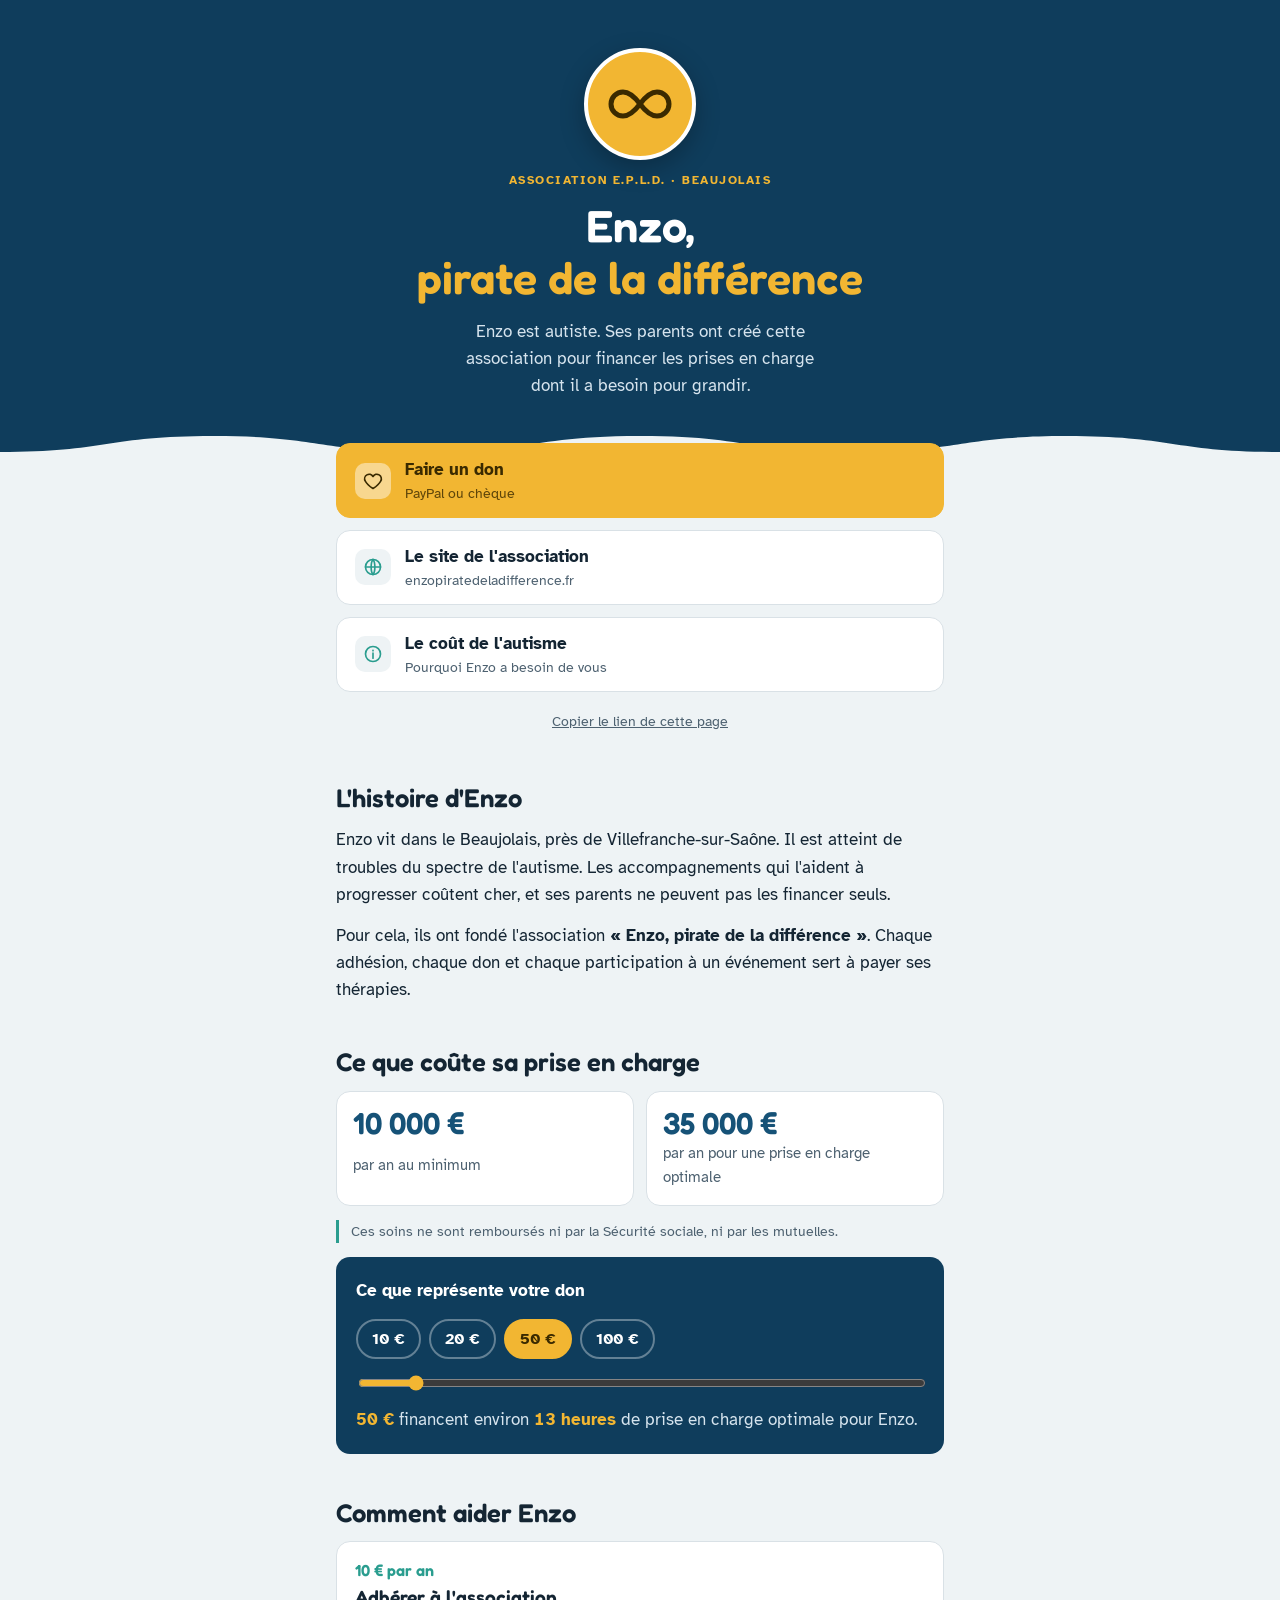
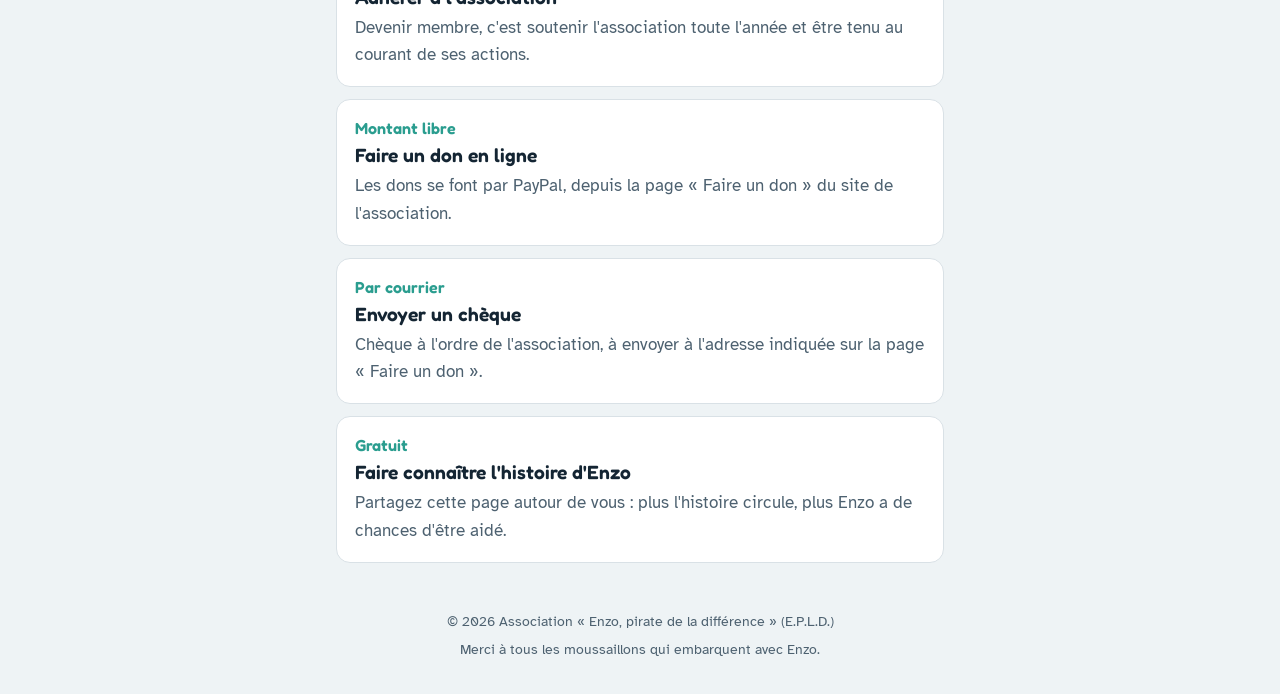
<file: enzo-site/index.html>
<!doctype html>
<html lang="fr">
<head>
<meta charset="utf-8">
<meta name="viewport" content="width=device-width, initial-scale=1, viewport-fit=cover">
<title>Enzo, pirate de la différence</title>
<meta name="claude:viewport-fit-sides" content="cover">
<meta name="description" content="Association Enzo, pirate de la différence (E.P.L.D.) : aider Enzo, enfant autiste du Beaujolais, à financer ses prises en charge.">
<link rel="preconnect" href="https://fonts.googleapis.com">
<link rel="preconnect" href="https://fonts.gstatic.com" crossorigin>
<link rel="stylesheet" href="https://fonts.googleapis.com/css2?family=Fredoka:wght@500;600;700&family=Atkinson+Hyperlegible:ital,wght@0,400;0,700;1,400&display=swap">
<style>
/* Layout : une colonne étroite façon « carte au trésor » — liens d'abord (comme le Linktree), puis l'histoire, le coût, et comment aider. */
:root {
  --sea: #0f3d5c;        /* bleu marine du large */
  --sea-2: #165277;
  --sail: #f7f4ee;       /* voile */
  --ink: #142533;
  --muted: #4d6170;
  --gold: #f2b632;       /* pièce d'or */
  --gold-ink: #3a2a00;
  --wave: #2a9d8f;       /* écume */
  --line: #d9e1e6;
  --card: #ffffff;
  --bg: #eef3f5;
  --font-display: "Fredoka", "Trebuchet MS", system-ui, sans-serif;
  --font-body: "Atkinson Hyperlegible", "Segoe UI", system-ui, sans-serif;
  --r: 14px;
}
@media (prefers-color-scheme: dark) {
  :root:not([data-theme="light"]) {
    --sea: #0a2a40; --sea-2: #0f3a58; --sail: #e9eef1; --ink: #e6edf2; --muted: #a3b4c0;
    --gold: #f5c04e; --gold-ink: #2b1f00; --wave: #48c1b2; --line: #26394a; --card: #11202d; --bg: #0b1823;
    color-scheme: dark;
  }
}
:root[data-theme="dark"] {
  --sea: #0a2a40; --sea-2: #0f3a58; --sail: #e9eef1; --ink: #e6edf2; --muted: #a3b4c0;
  --gold: #f5c04e; --gold-ink: #2b1f00; --wave: #48c1b2; --line: #26394a; --card: #11202d; --bg: #0b1823;
  color-scheme: dark;
}
* { box-sizing: border-box; }
html { scroll-behavior: smooth; }
@media (prefers-reduced-motion: reduce) { html { scroll-behavior: auto; } * { transition: none !important; animation: none !important; } }
body {
  margin: 0; background: var(--bg); color: var(--ink);
  font: 400 17px/1.6 var(--font-body);
}
a { color: inherit; }
:focus-visible { outline: 3px solid var(--gold); outline-offset: 3px; border-radius: 6px; }
.wrap { max-width: 640px; margin: 0 auto; padding-left: max(16px, env(safe-area-inset-left, 0px)); padding-right: max(16px, env(safe-area-inset-right, 0px)); }
h1, h2, h3 { font-family: var(--font-display); font-weight: 600; line-height: 1.15; text-wrap: balance; margin: 0; }
h2 { font-size: 1.6rem; }
p { margin: 0; }

/* Haut de page */
.hero { background: var(--sea); color: #fff; position: relative; overflow: hidden; }
.hero .wrap { padding-block: 48px 72px; display: grid; justify-items: center; text-align: center; gap: 14px; }
.badge {
  width: 112px; height: 112px; border-radius: 50%; background: var(--gold); color: var(--gold-ink);
  display: grid; place-items: center; border: 4px solid #fff; box-shadow: 0 8px 24px rgb(0 0 0 / .25);
}
.badge svg { width: 64px; height: 64px; }
.hero h1 { font-size: clamp(2rem, 7vw, 2.8rem); }
.hero h1 span { color: var(--gold); display: block; }
.hero p { color: #d6e4ee; max-width: 32ch; }
.tag { font: 600 .78rem/1 var(--font-body); letter-spacing: .12em; text-transform: uppercase; color: var(--gold); }
.waves { position: absolute; left: 0; right: 0; bottom: -1px; width: 100%; height: 40px; display: block; }
.waves path { fill: var(--bg); }

/* Liens (façon Linktree) */
.links { margin-top: -28px; position: relative; display: grid; gap: 12px; }
.link {
  display: flex; align-items: center; gap: 14px; min-height: 60px; padding: 12px 18px;
  background: var(--card); border: 1px solid var(--line); border-radius: var(--r);
  text-decoration: none; font-weight: 700; transition: transform .15s, border-color .15s;
}
.link:hover { transform: translateY(-2px); border-color: var(--wave); }
.link .ico { flex: none; width: 36px; height: 36px; border-radius: 10px; display: grid; place-items: center; background: var(--bg); color: var(--wave); }
.link .ico svg { width: 20px; height: 20px; }
.link .txt { min-width: 0; flex: 1; }
.link small { display: block; font-weight: 400; color: var(--muted); font-size: .85rem; overflow-wrap: anywhere; }
.link.primary { background: var(--gold); color: var(--gold-ink); border-color: var(--gold); }
.link.primary .ico { background: rgb(255 255 255 / .45); color: var(--gold-ink); }
.link.primary small { color: var(--gold-ink); opacity: .8; }
.share { justify-self: center; background: none; border: 0; color: var(--muted); font: inherit; font-size: .9rem; cursor: pointer; text-decoration: underline; padding: 6px; }

section { padding-block: 44px 0; }
section > .wrap { display: grid; gap: 14px; }
.lead { color: var(--muted); }

/* Le coût */
.cost { display: grid; grid-template-columns: 1fr 1fr; gap: 12px; }
.cost div { background: var(--card); border: 1px solid var(--line); border-radius: var(--r); padding: 16px; display: grid; gap: 4px; }
.cost b { font: 600 1.9rem/1 var(--font-display); font-variant-numeric: tabular-nums; color: var(--sea-2); }
:root[data-theme="dark"] .cost b { color: var(--gold); }
@media (prefers-color-scheme: dark) { :root:not([data-theme="light"]) .cost b { color: var(--gold); } }
.cost span { color: var(--muted); font-size: .92rem; }
.note { font-size: .9rem; color: var(--muted); border-left: 3px solid var(--wave); padding-left: 12px; }

/* Simulateur de don */
.sim { background: var(--sea); color: #fff; border-radius: var(--r); padding: 20px; display: grid; gap: 14px; }
.sim label { font-weight: 700; }
.amounts { display: flex; flex-wrap: wrap; gap: 8px; }
.amounts button {
  font: 700 1rem var(--font-body); padding: 8px 14px; border-radius: 999px; cursor: pointer;
  border: 2px solid rgb(255 255 255 / .35); background: transparent; color: #fff;
}
.amounts button[aria-pressed="true"] { background: var(--gold); color: var(--gold-ink); border-color: var(--gold); }
.sim input { width: 100%; accent-color: var(--gold); }
.sim output { font-size: 1.05rem; color: #d6e4ee; }
.sim output strong { color: var(--gold); font-variant-numeric: tabular-nums; }

/* Comment aider */
.ways { display: grid; gap: 12px; }
.way { background: var(--card); border: 1px solid var(--line); border-radius: var(--r); padding: 18px; display: grid; gap: 6px; }
.way h3 { font-size: 1.2rem; }
.way p { color: var(--muted); }
.price { font: 600 1rem var(--font-display); color: var(--wave); }

footer { padding-block: 48px 32px; text-align: center; color: var(--muted); font-size: .88rem; }
footer .wrap { display: grid; gap: 6px; }
.toast { position: fixed; left: 50%; bottom: calc(20px + env(safe-area-inset-bottom, 0px)); transform: translateX(-50%); background: var(--ink); color: var(--bg); padding: 10px 16px; border-radius: 999px; font-size: .9rem; }
@media (max-width: 420px) { .cost { grid-template-columns: 1fr; } }
</style>
</head>
<body>

<header class="hero">
  <div class="wrap">
    <div class="badge" aria-hidden="true">
      <!-- Symbole infini de la neurodiversité, en drapeau pirate -->
      <svg viewBox="0 0 64 64" fill="none" stroke="currentColor" stroke-width="5" stroke-linecap="round">
        <path d="M32 32c-6-8-11-12-17-12a12 12 0 0 0 0 24c6 0 11-4 17-12s11-12 17-12a12 12 0 0 1 0 24c-6 0-11-4-17-12z"/>
      </svg>
    </div>
    <span class="tag">Association E.P.L.D. · Beaujolais</span>
    <h1>Enzo, <span>pirate de la différence</span></h1>
    <p>Enzo est autiste. Ses parents ont créé cette association pour financer les prises en charge dont il a besoin pour grandir.</p>
  </div>
  <svg class="waves" viewBox="0 0 1200 40" preserveAspectRatio="none" aria-hidden="true"><path d="M0 20c100 0 100-16 200-16s100 16 200 16 100-16 200-16 100 16 200 16 100-16 200-16 100 16 200 16v20H0z"/></svg>
</header>

<main>
  <div class="wrap">
    <nav class="links" id="links" aria-label="Liens"></nav>
  </div>

  <section id="enzo">
    <div class="wrap">
      <h2>L'histoire d'Enzo</h2>
      <p>Enzo vit dans le Beaujolais, près de Villefranche-sur-Saône. Il est atteint de troubles du spectre de l'autisme. Les accompagnements qui l'aident à progresser coûtent cher, et ses parents ne peuvent pas les financer seuls.</p>
      <p>Pour cela, ils ont fondé l'association <strong>« Enzo, pirate de la différence »</strong>. Chaque adhésion, chaque don et chaque participation à un événement sert à payer ses thérapies.</p>
    </div>
  </section>

  <section id="cout">
    <div class="wrap">
      <h2>Ce que coûte sa prise en charge</h2>
      <div class="cost">
        <div><b>10 000 €</b><span>par an au minimum</span></div>
        <div><b>35 000 €</b><span>par an pour une prise en charge optimale</span></div>
      </div>
      <p class="note">Ces soins ne sont remboursés ni par la Sécurité sociale, ni par les mutuelles.</p>

      <div class="sim" role="group" aria-labelledby="sim-title">
        <label id="sim-title" for="montant">Ce que représente votre don</label>
        <div class="amounts" id="amounts">
          <button type="button" data-v="10">10 €</button>
          <button type="button" data-v="20">20 €</button>
          <button type="button" data-v="50" aria-pressed="true">50 €</button>
          <button type="button" data-v="100">100 €</button>
        </div>
        <input type="range" id="montant" min="5" max="500" step="5" value="50">
        <output id="resultat" for="montant" aria-live="polite"></output>
      </div>
    </div>
  </section>

  <section id="aider">
    <div class="wrap">
      <h2>Comment aider Enzo</h2>
      <div class="ways">
        <article class="way">
          <span class="price">10 € par an</span>
          <h3>Adhérer à l'association</h3>
          <p>Devenir membre, c'est soutenir l'association toute l'année et être tenu au courant de ses actions.</p>
        </article>
        <article class="way">
          <span class="price">Montant libre</span>
          <h3>Faire un don en ligne</h3>
          <p>Les dons se font par PayPal, depuis la page « Faire un don » du site de l'association.</p>
        </article>
        <article class="way">
          <span class="price">Par courrier</span>
          <h3>Envoyer un chèque</h3>
          <p>Chèque à l'ordre de l'association, à envoyer à l'adresse indiquée sur la page « Faire un don ».</p>
        </article>
        <article class="way">
          <span class="price">Gratuit</span>
          <h3>Faire connaître l'histoire d'Enzo</h3>
          <p>Partagez cette page autour de vous : plus l'histoire circule, plus Enzo a de chances d'être aidé.</p>
        </article>
      </div>
    </div>
  </section>
</main>

<footer>
  <div class="wrap">
    <p>© <span id="annee"></span> Association « Enzo, pirate de la différence » (E.P.L.D.)</p>
    <p>Merci à tous les moussaillons qui embarquent avec Enzo.</p>
  </div>
</footer>

<div class="toast" id="toast" role="status" hidden></div>

<script>
/*
 * LIENS — à modifier ici, comme sur Linktree.
 * Ajoutez vos liens (Facebook, Instagram, cagnotte, événements…) en copiant une ligne.
 * icon : "don" | "web" | "info" | "facebook" | "instagram" | "mail" | "event"
 * primary: true met le lien en avant (couleur or).
 */
const LIENS = [
  { titre: "Faire un don", sous: "PayPal ou chèque", url: "http://www.enzopiratedeladifference.fr/faire-un-don", icon: "don", primary: true },
  { titre: "Le site de l'association", sous: "enzopiratedeladifference.fr", url: "http://www.enzopiratedeladifference.fr/", icon: "web" },
  { titre: "Le coût de l'autisme", sous: "Pourquoi Enzo a besoin de vous", url: "http://www.enzopiratedeladifference.fr/autisme/le-cout", icon: "info" },
  // { titre: "Facebook", sous: "Suivez l'aventure", url: "https://www.facebook.com/…", icon: "facebook" },
  // { titre: "Instagram", sous: "", url: "https://www.instagram.com/…", icon: "instagram" },
];

const ICONES = {
  don: '<path d="M12 21s-7-4.4-9.3-9A5.3 5.3 0 0 1 12 6.6 5.3 5.3 0 0 1 21.3 12C19 16.6 12 21 12 21z"/>',
  web: '<circle cx="12" cy="12" r="9"/><path d="M3 12h18M12 3c3 3.5 3 14.5 0 18M12 3c-3 3.5-3 14.5 0 18"/>',
  info: '<circle cx="12" cy="12" r="9"/><path d="M12 11v6M12 7.5v.5"/>',
  facebook: '<path d="M14 8h3V4h-3a4 4 0 0 0-4 4v3H7v4h3v6h4v-6h3l1-4h-4V8z"/>',
  instagram: '<rect x="3" y="3" width="18" height="18" rx="5"/><circle cx="12" cy="12" r="4"/><path d="M17.5 6.5v.01"/>',
  mail: '<rect x="3" y="5" width="18" height="14" rx="2"/><path d="m3 7 9 6 9-6"/>',
  event: '<rect x="3" y="5" width="18" height="16" rx="2"/><path d="M3 10h18M8 3v4M16 3v4"/>'
};

const nav = document.getElementById("links");
nav.innerHTML = LIENS.map(l => `
  <a class="link${l.primary ? " primary" : ""}" href="${l.url}" target="_blank" rel="noopener">
    <span class="ico"><svg viewBox="0 0 24 24" fill="none" stroke="currentColor" stroke-width="2" stroke-linecap="round" stroke-linejoin="round" aria-hidden="true">${ICONES[l.icon] || ICONES.web}</svg></span>
    <span class="txt">${l.titre}${l.sous ? `<small>${l.sous}</small>` : ""}</span>
  </a>`).join("") + '<button type="button" class="share" id="share">Copier le lien de cette page</button>';

// Partage
const toast = document.getElementById("toast");
function montrer(msg) { toast.textContent = msg; toast.hidden = false; clearTimeout(montrer.t); montrer.t = setTimeout(() => toast.hidden = true, 2200); }
document.getElementById("share").addEventListener("click", () => {
  const url = location.href.split("#")[0];
  navigator.clipboard.writeText(url).then(() => montrer("Lien copié"), () => montrer(url));
});

// Simulateur : base = prise en charge optimale de 35 000 € par an
const OPTIMAL = 35000; // estimation indicative
const range = document.getElementById("montant"), out = document.getElementById("resultat"), boutons = document.querySelectorAll("#amounts button");
function maj(v) {
  range.value = v;
  boutons.forEach(b => b.setAttribute("aria-pressed", String(+b.dataset.v === +v)));
  const jours = v / (OPTIMAL / 365);
  const txt = jours >= 1 ? `${jours.toLocaleString("fr-FR", { maximumFractionDigits: 1 })} jour${jours >= 2 ? "s" : ""}` : `${Math.round(jours * 24)} heures`;
  out.innerHTML = `<strong>${(+v).toLocaleString("fr-FR")} €</strong> financent environ <strong>${txt}</strong> de prise en charge optimale pour Enzo.`;
}
boutons.forEach(b => b.addEventListener("click", () => maj(b.dataset.v)));
range.addEventListener("input", () => maj(range.value));
maj(50);

document.getElementById("annee").textContent = new Date().getFullYear();
</script>
</body>
</html>
</file>
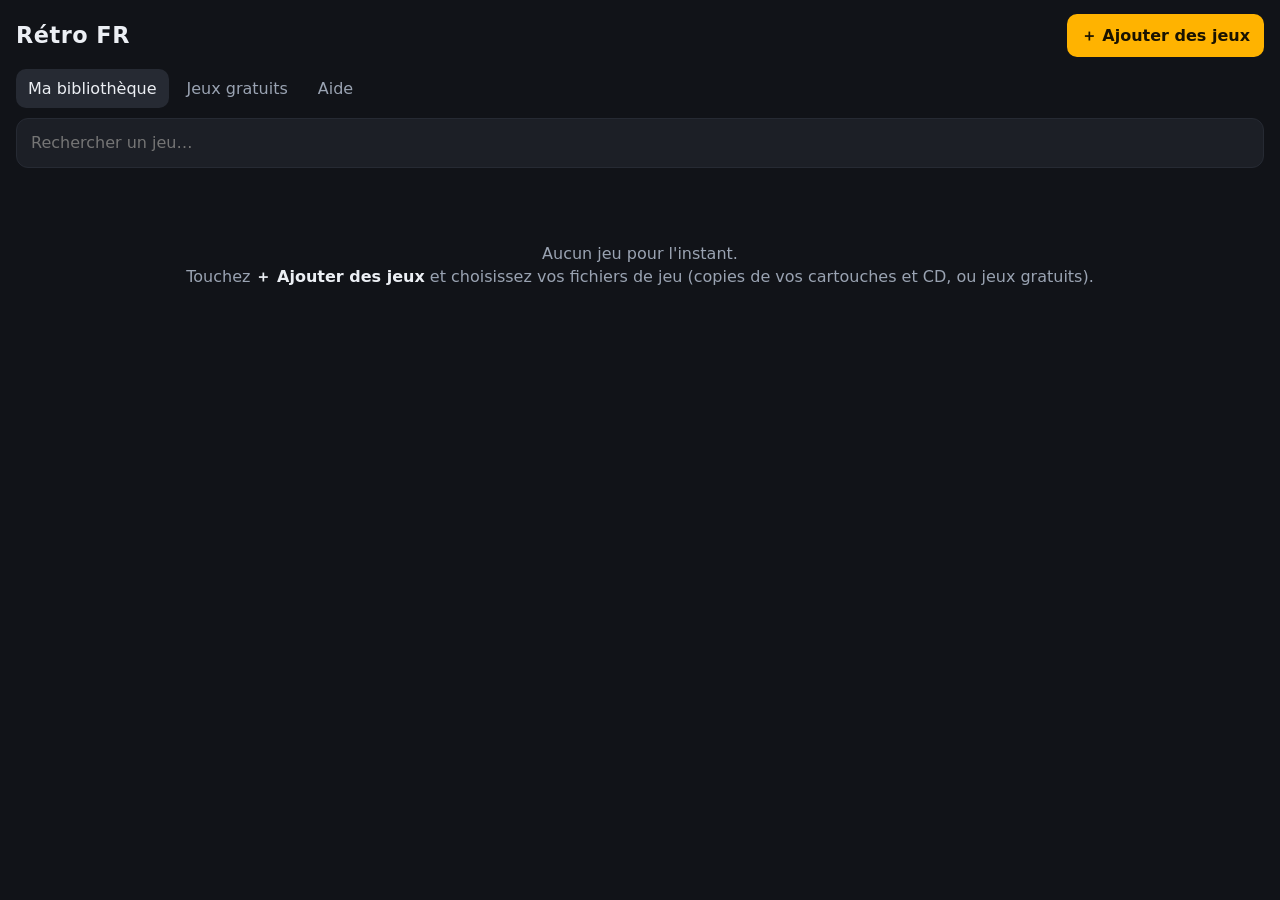
<file: retro-fr/web/index.html>
<!doctype html>
<html lang="fr">
<head>
  <meta charset="utf-8">
  <meta name="viewport" content="width=device-width, initial-scale=1, viewport-fit=cover">
  <meta name="theme-color" content="#111318">
  <title>Rétro FR</title>
  <link rel="stylesheet" href="style.css">
</head>
<body>
  <header class="barre">
    <h1>Rétro FR</h1>
    <button id="ajouter" class="principal">＋ Ajouter des jeux</button>
    <input id="fichiers" type="file" multiple hidden>
  </header>

  <nav class="onglets">
    <button data-onglet="biblio" class="actif">Ma bibliothèque</button>
    <button data-onglet="gratuits">Jeux gratuits</button>
    <button data-onglet="aide">Aide</button>
  </nav>

  <main>
    <section id="biblio">
      <input id="recherche" type="search" placeholder="Rechercher un jeu…" autocomplete="off">
      <div id="filtres" class="filtres"></div>
      <div id="liste" class="grille"></div>
      <p id="vide" class="vide" hidden>
        Aucun jeu pour l'instant.<br>
        Touchez <b>＋ Ajouter des jeux</b> et choisissez vos fichiers de jeu
        (copies de vos cartouches et CD, ou jeux gratuits).
      </p>
    </section>

    <section id="gratuits" hidden>
      <p>Jeux distribués gratuitement par leurs auteurs. Téléchargez-les depuis leur page,
        puis ajoutez-les avec <b>＋ Ajouter des jeux</b>.</p>
      <div id="liste-gratuits" class="cartes"></div>
    </section>

    <section id="aide" hidden>
      <h2>Ajouter un jeu</h2>
      <p>Touchez <b>＋ Ajouter des jeux</b> et choisissez un ou plusieurs fichiers.
        La console est reconnue d'après l'extension (.sfc, .gba, .md…). Pour un fichier
        .zip, .bin ou .iso, l'application vous demande de quelle console il s'agit.</p>
      <p>Les jeux restent sur votre téléphone, dans l'application. Rien n'est envoyé sur Internet.</p>
      <h2>Consoles et extensions</h2>
      <div id="tableau-consoles"></div>
      <h2>Pendant le jeu</h2>
      <p>Une manette tactile s'affiche à l'écran. Une manette Bluetooth fonctionne aussi.
        La barre du bas permet de sauvegarder et de charger une partie à tout moment
        (icônes disquette), de couper le son et de passer en plein écran.</p>
      <h2>PlayStation</h2>
      <p>Préférez un fichier unique .pbp ou .chd. Un couple .cue + .bin peut être mis
        dans un .zip, puis importé comme « PlayStation ».</p>
      <h2>Où trouver des jeux légalement ?</h2>
      <p>Avec un lecteur de cartouches (par exemple GB Operator, Retrode ou Sanni Cart
        Reader), vous pouvez copier vos propres jeux. Beaucoup de jeux récents faits par
        des passionnés sont aussi gratuits : voir l'onglet <b>Jeux gratuits</b>.</p>
    </section>
  </main>

  <dialog id="choix-console">
    <form method="dialog">
      <h2>Quelle console ?</h2>
      <p id="choix-fichier"></p>
      <select id="choix-select"></select>
      <div class="actions">
        <button value="annuler">Ignorer ce fichier</button>
        <button value="ok" class="principal">Ajouter</button>
      </div>
    </form>
  </dialog>

  <dialog id="options-jeu">
    <form method="dialog">
      <h2 id="options-titre"></h2>
      <label>Nom<input id="options-nom" type="text"></label>
      <label>Console<select id="options-console"></select></label>
      <div class="actions">
        <button value="supprimer" class="danger">Supprimer</button>
        <button value="annuler">Annuler</button>
        <button value="ok" class="principal">Enregistrer</button>
      </div>
    </form>
  </dialog>

  <div id="message" class="message" hidden></div>

  <script src="consoles.js"></script>
  <script src="db.js"></script>
  <script src="app.js"></script>
</body>
</html>
</file>
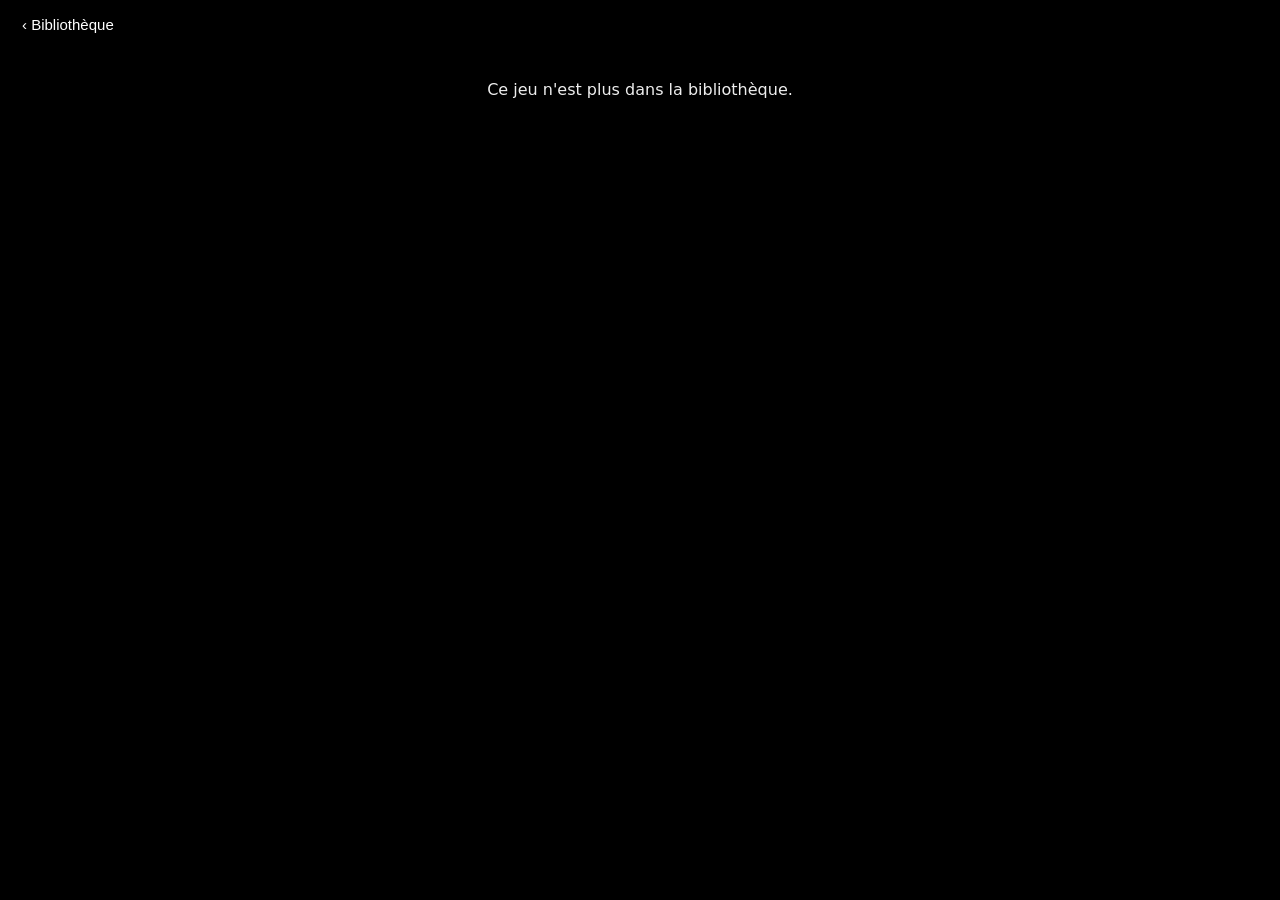
<file: retro-fr/web/play.html>
<!doctype html>
<html lang="fr">
<head>
  <meta charset="utf-8">
  <meta name="viewport" content="width=device-width, initial-scale=1, maximum-scale=1, user-scalable=no, viewport-fit=cover">
  <meta name="theme-color" content="#000000">
  <title>Rétro FR — jeu</title>
  <style>
    html, body { margin: 0; height: 100%; background: #000; color: #eee; font-family: system-ui, sans-serif; overflow: hidden; }
    #retour { position: fixed; top: calc(env(safe-area-inset-top) + 8px); left: 8px; z-index: 10000;
      background: #0008; color: #fff; border: 0; border-radius: 999px; padding: 8px 14px; font-size: 15px; }
    #jeu { width: 100vw; height: 100vh; height: 100dvh; }
    #erreur { padding: 64px 20px; text-align: center; }
  </style>
</head>
<body>
  <button id="retour">‹ Bibliothèque</button>
  <div id="jeu"></div>
  <script src="consoles.js"></script>
  <script src="db.js"></script>
  <script>
    document.getElementById("retour").onclick = () => { location.href = "index.html"; };

    function erreur(texte) {
      const p = document.createElement("p");
      p.id = "erreur";
      p.textContent = texte;
      document.getElementById("jeu").replaceWith(p);
    }

    (async () => {
      const id = new URLSearchParams(location.search).get("id");
      const jeu = id && await Biblio.un(id);
      if (!jeu) return erreur("Ce jeu n'est plus dans la bibliothèque.");
      document.title = jeu.titre;
      Biblio.modifier(jeu.id, { joue: Date.now() });

      window.EJS_player = "#jeu";
      window.EJS_core = jeu.console;
      window.EJS_gameUrl = jeu.fichier;           // un Blob : le jeu ne quitte jamais le téléphone
      window.EJS_gameName = jeu.titre;             // nom des sauvegardes
      window.EJS_gameID = jeu.id;
      window.EJS_pathtodata = "emulator/";
      window.EJS_language = "af-FR";               // le français, sous ce code dans EmulatorJS
      window.EJS_startOnLoaded = true;
      window.EJS_color = "#ffb300";
      window.EJS_backgroundColor = "#000";
      window.EJS_DEBUG_XX = true;                  // le paquet npm ne contient que les sources non minifiées
      window.EJS_Buttons = { netplay: false, cacheManager: false };
      window.EJS_defaultOptions = { "save-state-location": "browser" };

      const s = document.createElement("script");
      s.src = "emulator/loader.js";
      s.onerror = () => erreur("L'émulateur est introuvable. Lancez fetch-emulator.sh avant de compiler.");
      document.body.append(s);
    })();
  </script>
</body>
</html>
</file>
<file: retro-fr/web/style.css>
:root {
  --fond: #111318;
  --surface: #1c1f26;
  --surface2: #262a33;
  --texte: #eceff4;
  --doux: #9aa3b2;
  --accent: #ffb300;
  --danger: #e53935;
  color-scheme: dark;
}
* { box-sizing: border-box; }
html, body { margin: 0; background: var(--fond); color: var(--texte); }
body {
  font: 16px/1.45 system-ui, -apple-system, "Segoe UI", Roboto, sans-serif;
  padding: env(safe-area-inset-top) env(safe-area-inset-right) env(safe-area-inset-bottom) env(safe-area-inset-left);
}
button, input, select { font: inherit; color: inherit; }
button { cursor: pointer; border: 0; border-radius: 10px; background: var(--surface2); padding: 10px 14px; }
button.principal { background: var(--accent); color: #1a1300; font-weight: 600; }
button.danger { background: var(--danger); color: #fff; }

.barre { display: flex; align-items: center; justify-content: space-between; gap: 12px; padding: 14px 16px 6px; }
.barre h1 { margin: 0; font-size: 1.4rem; letter-spacing: .5px; }

.onglets { display: flex; gap: 6px; padding: 6px 16px 10px; overflow-x: auto; }
.onglets button { background: transparent; color: var(--doux); padding: 8px 12px; white-space: nowrap; }
.onglets button.actif { background: var(--surface2); color: var(--texte); }

main { padding: 0 16px 32px; }
main h2 { font-size: 1.05rem; margin: 22px 0 6px; }
main p { color: var(--doux); }
main p b { color: var(--texte); }

#recherche { width: 100%; padding: 12px 14px; border-radius: 12px; border: 1px solid var(--surface2); background: var(--surface); }

.filtres { display: flex; gap: 6px; overflow-x: auto; padding: 10px 0; }
.filtres button { padding: 6px 12px; border-radius: 999px; white-space: nowrap; font-size: .9rem; }
.filtres button.actif { background: var(--accent); color: #1a1300; }

.grille { display: grid; grid-template-columns: repeat(auto-fill, minmax(140px, 1fr)); gap: 14px; margin-top: 6px; }
.jeu { min-width: 0; }
.jaquette {
  position: relative; width: 100%; aspect-ratio: 3 / 4; padding: 0; border-radius: 12px; overflow: hidden;
  background: linear-gradient(150deg, var(--c), color-mix(in srgb, var(--c) 45%, #000));
  display: flex; align-items: center; justify-content: center;
}
.jaquette .lettres { font-size: 2.6rem; font-weight: 800; opacity: .9; text-shadow: 0 2px 8px #0006; }
.jaquette .badge { position: absolute; left: 8px; bottom: 8px; }
.badge { font-size: .72rem; background: #000a; color: #fff; padding: 2px 8px; border-radius: 999px; }
.infos { display: flex; align-items: flex-start; gap: 4px; margin-top: 6px; }
.infos .titre { flex: 1; min-width: 0; font-size: .92rem; overflow-wrap: anywhere; }
.infos .plus { background: transparent; padding: 0 6px; color: var(--doux); font-size: 1.2rem; }

.vide { text-align: center; margin-top: 48px; }

.cartes { display: grid; gap: 10px; }
.carte { display: grid; gap: 2px; padding: 14px; border-radius: 12px; background: var(--surface); color: var(--texte); text-decoration: none; }
.carte .badge { justify-self: start; background: var(--surface2); }
.carte small, .carte em { color: var(--doux); }

table { width: 100%; border-collapse: collapse; font-size: .9rem; }
th, td { text-align: left; padding: 6px 4px; border-bottom: 1px solid var(--surface2); }
td:last-child { color: var(--doux); }

dialog { border: 0; border-radius: 16px; background: var(--surface); color: var(--texte); width: min(420px, calc(100% - 32px)); padding: 18px; }
dialog::backdrop { background: #000a; }
dialog h2 { margin: 0 0 8px; font-size: 1.1rem; overflow-wrap: anywhere; }
dialog p { overflow-wrap: anywhere; color: var(--doux); }
dialog label { display: grid; gap: 4px; margin: 10px 0; color: var(--doux); }
dialog input, dialog select { width: 100%; padding: 10px; border-radius: 10px; border: 1px solid var(--surface2); background: var(--fond); color: var(--texte); }
.actions { display: flex; flex-wrap: wrap; justify-content: flex-end; gap: 8px; margin-top: 14px; }

.message { position: fixed; left: 50%; bottom: 24px; transform: translateX(-50%); background: var(--surface2); padding: 10px 16px; border-radius: 10px; box-shadow: 0 4px 16px #0008; max-width: calc(100% - 32px); }
</file>
